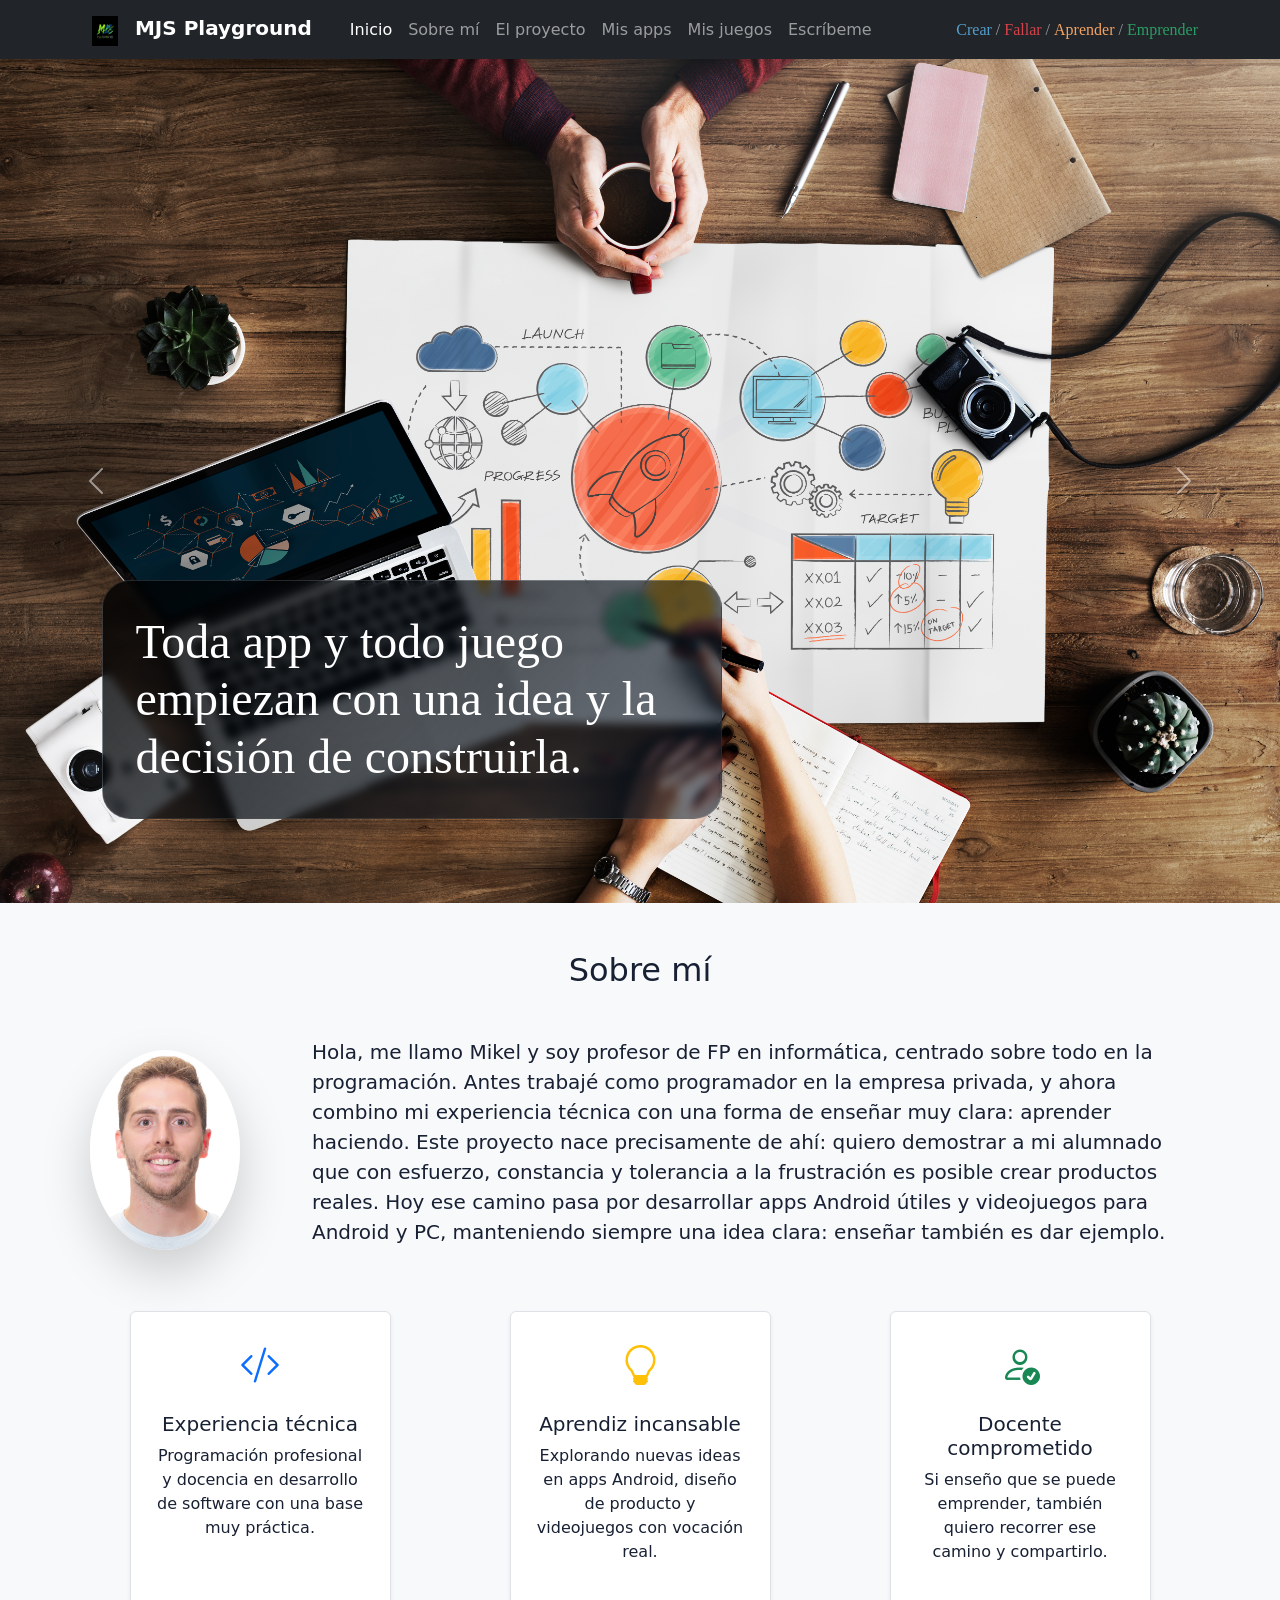
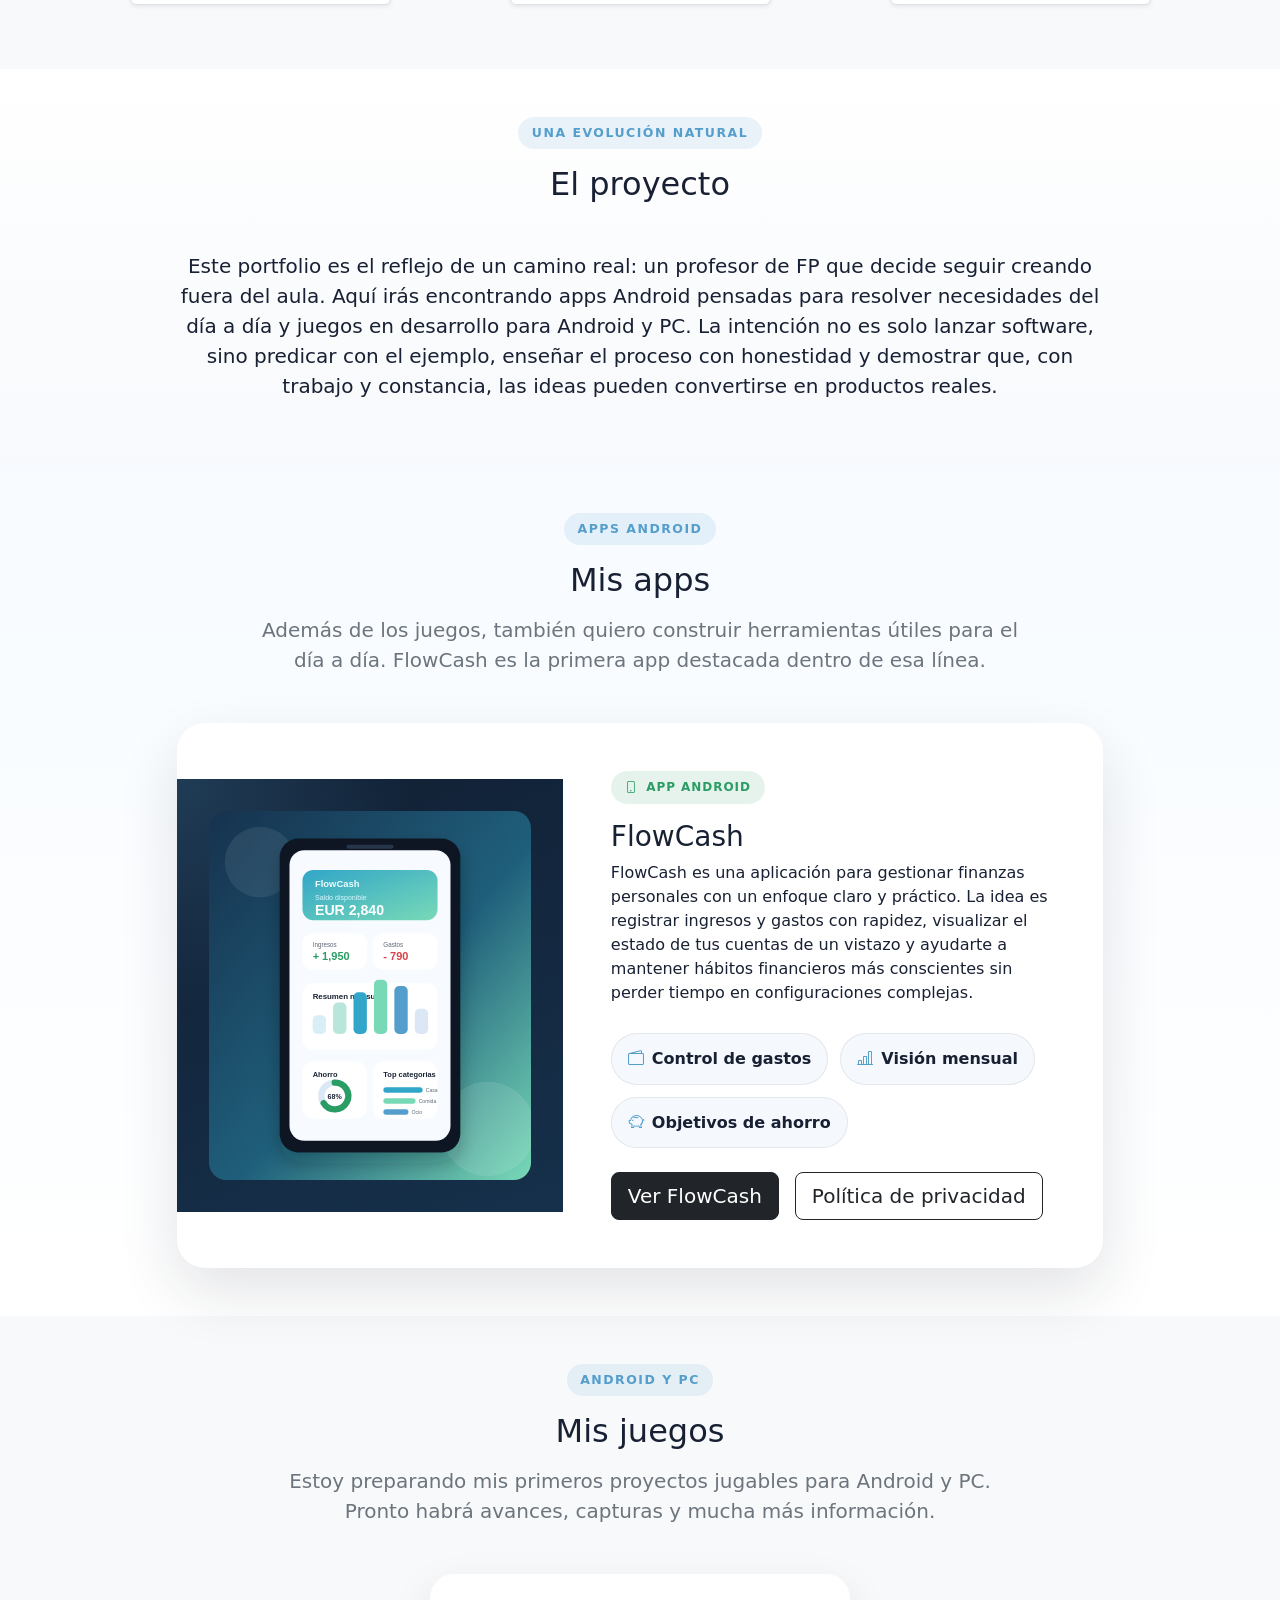
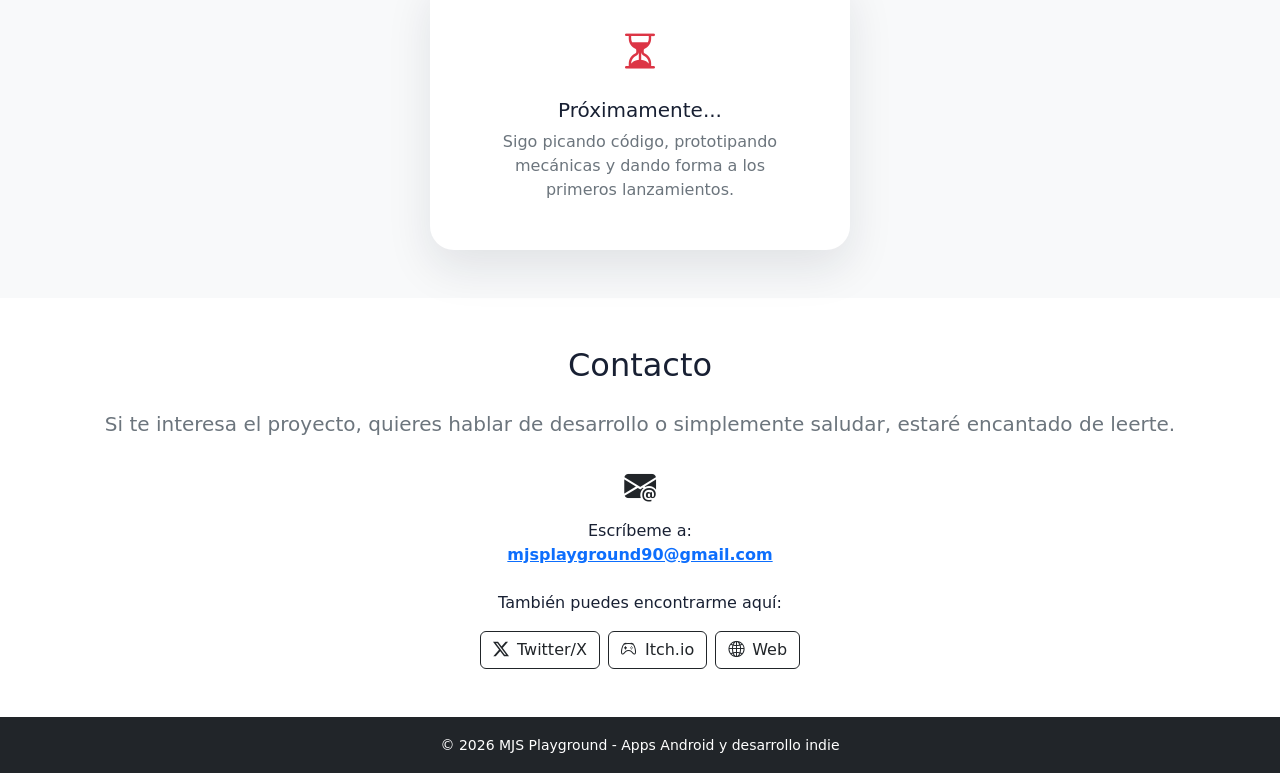
<file: public/index.html>
<!DOCTYPE html>
<html lang="es">
<head>
  <meta charset="UTF-8"/>
  <meta name="viewport" content="width=device-width, initial-scale=1.0"/>
  <title>MJS Playground</title>
  <link rel="shortcut icon" type="image/x-icon" href="images/favicon.png"/>
  <link href="https://cdn.jsdelivr.net/npm/bootstrap-icons@1.10.5/font/bootstrap-icons.css" rel="stylesheet"/>
  <link href="css/bootstrap.min.css" rel="stylesheet"/>
  <link href="css/kalam.css" rel="stylesheet"/>
  <link href="css/variables.css" rel="stylesheet"/>
  <link href="css/main.css" rel="stylesheet"/>
</head>
<body>
  <h1>MJS Playground</h1>

  <header class="sticky-top">
    <nav class="navbar navbar-expand-lg navbar-dark bg-dark shadow-sm">
      <div class="container">
        <a class="navbar-brand" href="#inicio">
          <img src="images/favicon.png" alt="Logo de MJS Playground" class="d-inline-block align-text-top"/>
          MJS Playground
        </a>

        <button class="navbar-toggler" type="button" data-bs-toggle="collapse" data-bs-target="#navbarHome" aria-controls="navbarHome" aria-expanded="false" aria-label="Mostrar navegacion">
          <span class="navbar-toggler-icon"></span>
        </button>

        <div class="collapse navbar-collapse" id="navbarHome">
          <ul class="navbar-nav me-auto mb-2 mb-lg-0">
            <li class="nav-item">
              <a class="nav-link active" aria-current="page" href="#inicio">Inicio</a>
            </li>
            <li class="nav-item">
              <a class="nav-link" href="#sobre-mi">Sobre m&iacute;</a>
            </li>
            <li class="nav-item">
              <a class="nav-link" href="#proyecto">El proyecto</a>
            </li>
            <li class="nav-item">
              <a class="nav-link" href="#apps">Mis apps</a>
            </li>
            <li class="nav-item">
              <a class="nav-link" href="#juegos">Mis juegos</a>
            </li>
            <li class="nav-item">
              <a class="nav-link" href="#contacto">Escr&iacute;beme</a>
            </li>
          </ul>

          <span class="navbar-text" style="color:#549ecc">Crear</span>
          <span class="navbar-text">&nbsp;/&nbsp;</span>
          <span class="navbar-text" style="color:#d64249">Fallar</span>
          <span class="navbar-text">&nbsp;/&nbsp;</span>
          <span class="navbar-text" style="color:#f4a261">Aprender</span>
          <span class="navbar-text">&nbsp;/&nbsp;</span>
          <span class="navbar-text" style="color:#2a9d64">Emprender</span>
        </div>
      </div>
    </nav>
  </header>

  <section id="inicio">
    <div id="carouselExampleAutoplaying" class="carousel slide" data-bs-ride="carousel">
      <div class="carousel-inner">
        <div class="carousel-item active position-relative">
          <img src="images/Carousel_1.jpg" class="d-block w-100" alt="Cuaderno con bocetos y notas de proyecto"/>
          <div class="carousel-overlay">
            <h3>Toda app y todo juego empiezan con una idea y la decisi&oacute;n de construirla.</h3>
          </div>
        </div>
        <div class="carousel-item">
          <img src="images/Carousel_2.jpg" class="d-block w-100" alt="Persona programando en un equipo de sobremesa"/>
          <div class="carousel-overlay gradient-right">
            <h3>Desarrollo apps Android &uacute;tiles y juegos para Android y PC desde una visi&oacute;n realista y profesional.</h3>
          </div>
        </div>
        <div class="carousel-item">
          <img src="images/Carousel_3.jpg" class="d-block w-100" alt="Persona disfrutando de una partida en PC"/>
          <div class="carousel-overlay gradient-bottom">
            <h3>Aprender, iterar y publicar: as&iacute; crecen los proyectos independientes que merecen la pena.</h3>
          </div>
        </div>
      </div>
      <button class="carousel-control-prev" type="button" data-bs-target="#carouselExampleAutoplaying" data-bs-slide="prev">
        <span class="carousel-control-prev-icon" aria-hidden="true"></span>
        <span class="visually-hidden">Anterior</span>
      </button>
      <button class="carousel-control-next" type="button" data-bs-target="#carouselExampleAutoplaying" data-bs-slide="next">
        <span class="carousel-control-next-icon" aria-hidden="true"></span>
        <span class="visually-hidden">Siguiente</span>
      </button>
    </div>
  </section>

  <section id="sobre-mi" class="py-5 bg-light">
    <div class="container">
      <h2 class="text-center mb-5">Sobre m&iacute;</h2>
      <div class="row align-items-center">
        <div class="col-md-2 mb-4 mb-md-0">
          <div class="p-2 rounded-circle">
            <img src="images/sobremi.jpeg" class="img-fluid rounded-circle" alt="Foto personal de Mikel"/>
          </div>
        </div>
        <div class="col-md-10">
          <p class="lead">
            Hola, me llamo Mikel y soy profesor de FP en inform&aacute;tica, centrado sobre todo en la programaci&oacute;n. Antes trabaj&eacute; como programador en la empresa privada, y ahora combino mi experiencia t&eacute;cnica con una forma de ense&ntilde;ar muy clara: <strong>aprender haciendo</strong>. Este proyecto nace precisamente de ah&iacute;: quiero demostrar a mi alumnado que con esfuerzo, constancia y tolerancia a la frustraci&oacute;n es posible crear productos reales. Hoy ese camino pasa por desarrollar apps Android &uacute;tiles y videojuegos para Android y PC, manteniendo siempre una idea clara: ense&ntilde;ar tambi&eacute;n es dar ejemplo.
          </p>
        </div>
      </div>

      <div class="row text-center mt-5 justify-content-around">
        <div class="col-md-3 mb-3">
          <div class="p-4 border rounded shadow-sm h-100 bg-white">
            <i class="bi bi-code-slash fs-1 text-primary"></i>
            <h5 class="mt-3">Experiencia t&eacute;cnica</h5>
            <p>Programaci&oacute;n profesional y docencia en desarrollo de software con una base muy pr&aacute;ctica.</p>
          </div>
        </div>
        <div class="col-md-3 mb-3">
          <div class="p-4 border rounded shadow-sm h-100 bg-white">
            <i class="bi bi-lightbulb fs-1 text-warning"></i>
            <h5 class="mt-3">Aprendiz incansable</h5>
            <p>Explorando nuevas ideas en apps Android, dise&ntilde;o de producto y videojuegos con vocaci&oacute;n real.</p>
          </div>
        </div>
        <div class="col-md-3 mb-3">
          <div class="p-4 border rounded shadow-sm h-100 bg-white">
            <i class="bi bi-person-check fs-1 text-success"></i>
            <h5 class="mt-3">Docente comprometido</h5>
            <p>Si ense&ntilde;o que se puede emprender, tambi&eacute;n quiero recorrer ese camino y compartirlo.</p>
          </div>
        </div>
      </div>
    </div>
  </section>

  <section id="proyecto" class="py-5">
    <div class="container">
      <div class="section-heading text-center">
        <span class="eyebrow">Una evoluci&oacute;n natural</span>
        <h2 class="mb-3">El proyecto</h2>
      </div>
      <div class="row justify-content-center">
        <div class="col-lg-10">
          <p class="lead text-center">
            Este portfolio es el reflejo de un camino real: un profesor de FP que decide seguir creando fuera del aula. Aqu&iacute; ir&aacute;s encontrando apps Android pensadas para resolver necesidades del d&iacute;a a d&iacute;a y juegos en desarrollo para Android y PC. La intenci&oacute;n no es solo lanzar software, sino <strong>predicar con el ejemplo</strong>, ense&ntilde;ar el proceso con honestidad y demostrar que, con trabajo y constancia, las ideas pueden convertirse en productos reales.
          </p>
        </div>
      </div>
    </div>
  </section>

  <section id="apps" class="section app-section py-5">
    <div class="container">
      <div class="section-heading text-center">
        <span class="eyebrow">Apps Android</span>
        <h2 class="mb-3">Mis apps</h2>
        <p class="lead text-muted">
          Adem&aacute;s de los juegos, tambi&eacute;n quiero construir herramientas &uacute;tiles para el d&iacute;a a d&iacute;a. FlowCash es la primera app destacada dentro de esa l&iacute;nea.
        </p>
      </div>

      <div class="row justify-content-center">
        <div class="col-xl-10">
          <article class="card border-0 app-showcase-card overflow-hidden">
            <div class="row g-0 align-items-center">
              <div class="col-lg-5">
                <div class="app-visual-wrap">
                  <img src="images/flowcash-preview.svg" class="img-fluid" alt="Vista previa de la app FlowCash"/>
                </div>
              </div>
              <div class="col-lg-7">
                <div class="card-body p-4 p-xl-5">
                  <span class="app-badge">
                    <i class="bi bi-phone"></i>
                    App Android
                  </span>
                  <h3 class="card-title mt-3">FlowCash</h3>
                  <p class="card-text">
                    FlowCash es una aplicaci&oacute;n para gestionar finanzas personales con un enfoque claro y pr&aacute;ctico. La idea es registrar ingresos y gastos con rapidez, visualizar el estado de tus cuentas de un vistazo y ayudarte a mantener h&aacute;bitos financieros m&aacute;s conscientes sin perder tiempo en configuraciones complejas.
                  </p>

                  <div class="feature-pill-list">
                    <span class="feature-pill"><i class="bi bi-wallet2"></i>Control de gastos</span>
                    <span class="feature-pill"><i class="bi bi-bar-chart-line"></i>Visi&oacute;n mensual</span>
                    <span class="feature-pill"><i class="bi bi-piggy-bank"></i>Objetivos de ahorro</span>
                  </div>

                  <div class="d-flex flex-wrap gap-3 mt-4">
                    <a class="btn btn-dark btn-lg" href="html/flowcash.html">Ver FlowCash</a>
                    <a class="btn btn-outline-dark btn-lg" href="html/flowcash-privacy.html">Pol&iacute;tica de privacidad</a>
                  </div>
                </div>
              </div>
            </div>
          </article>
        </div>
      </div>
    </div>
  </section>

  <section id="juegos" class="section bg-light py-5">
    <div class="container text-center">
      <div class="section-heading text-center">
        <span class="eyebrow">Android y PC</span>
        <h2 class="mb-3">Mis juegos</h2>
        <p class="lead text-muted">
          Estoy preparando mis primeros proyectos jugables para Android y PC. Pronto habr&aacute; avances, capturas y mucha m&aacute;s informaci&oacute;n.
        </p>
      </div>

      <div class="mt-4">
        <div class="placeholder-card">
          <i class="bi bi-hourglass-split fs-1 text-danger"></i>
          <h5 class="mt-3">Pr&oacute;ximamente...</h5>
          <p class="text-muted mb-0">Sigo picando c&oacute;digo, prototipando mec&aacute;nicas y dando forma a los primeros lanzamientos.</p>
        </div>
      </div>
    </div>
  </section>

  <section id="contacto" class="section py-5">
    <div class="container text-center">
      <h2 class="mb-4">Contacto</h2>
      <p class="lead text-muted mb-4">
        Si te interesa el proyecto, quieres hablar de desarrollo o simplemente saludar, estar&eacute; encantado de leerte.
      </p>

      <div class="mb-4">
        <i class="bi bi-envelope-at-fill fs-2 text-dark"></i>
        <p class="mt-2 mb-0">Escr&iacute;beme a:</p>
        <a href="mailto:mjsplayground90@gmail.com"><strong>mjsplayground90@gmail.com</strong></a>
      </div>

      <p class="mb-3">Tambi&eacute;n puedes encontrarme aqu&iacute;:</p>
      <div class="d-flex justify-content-center flex-wrap gap-2">
        <a href="https://x.com/MJSPlayground90" class="btn btn-outline-dark" target="_blank" rel="noopener noreferrer">
          <i class="bi bi-twitter-x me-2"></i>Twitter/X
        </a>
        <a href="https://mjsplayground.itch.io/" class="btn btn-outline-dark" target="_blank" rel="noopener noreferrer">
          <i class="bi bi-controller me-2"></i>Itch.io
        </a>
        <a href="https://mjsplayground.github.io/" class="btn btn-outline-dark" target="_blank" rel="noopener noreferrer">
          <i class="bi bi-globe2 me-2"></i>Web
        </a>
      </div>
    </div>
  </section>

  <footer class="bg-dark text-white text-center py-3">
    <small>&copy; 2026 MJS Playground - Apps Android y desarrollo indie</small>
  </footer>

  <script src="js/bootstrap.bundle.min.js"></script>
</body>
</html>
</file>
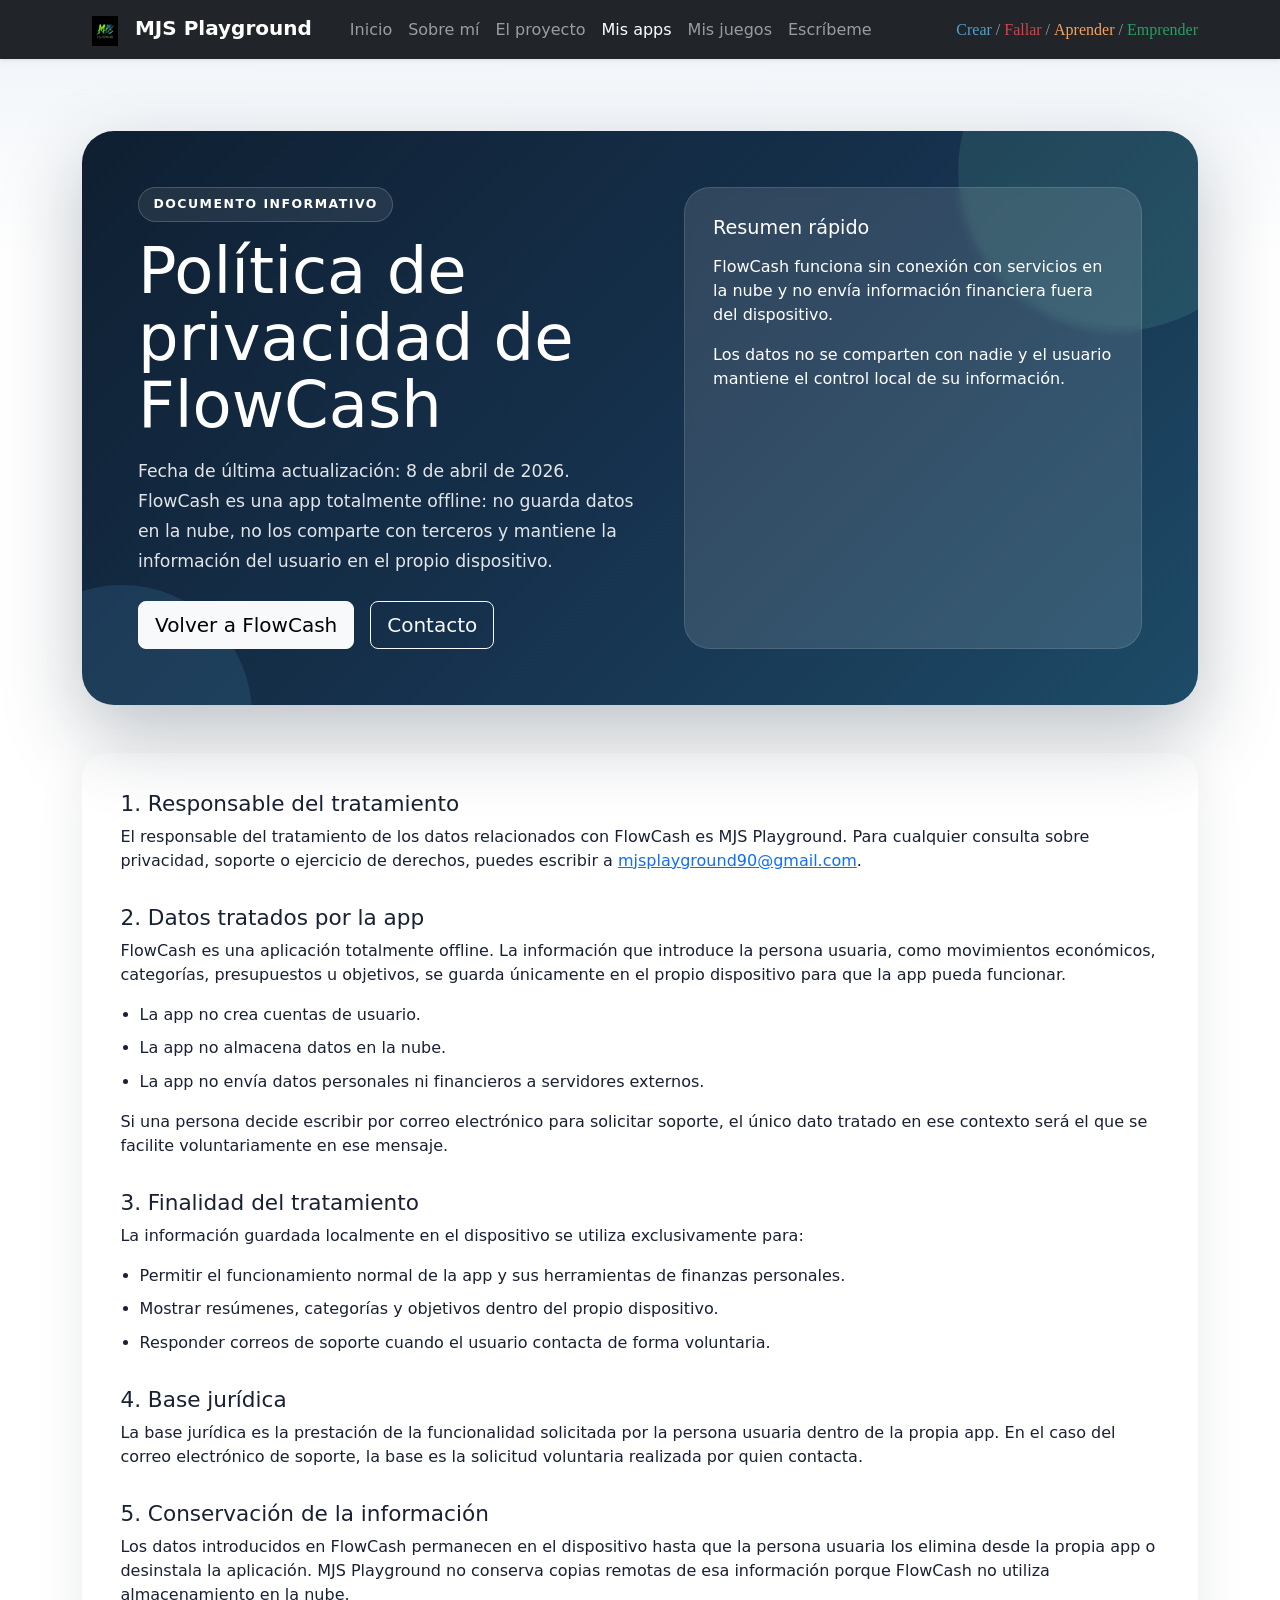
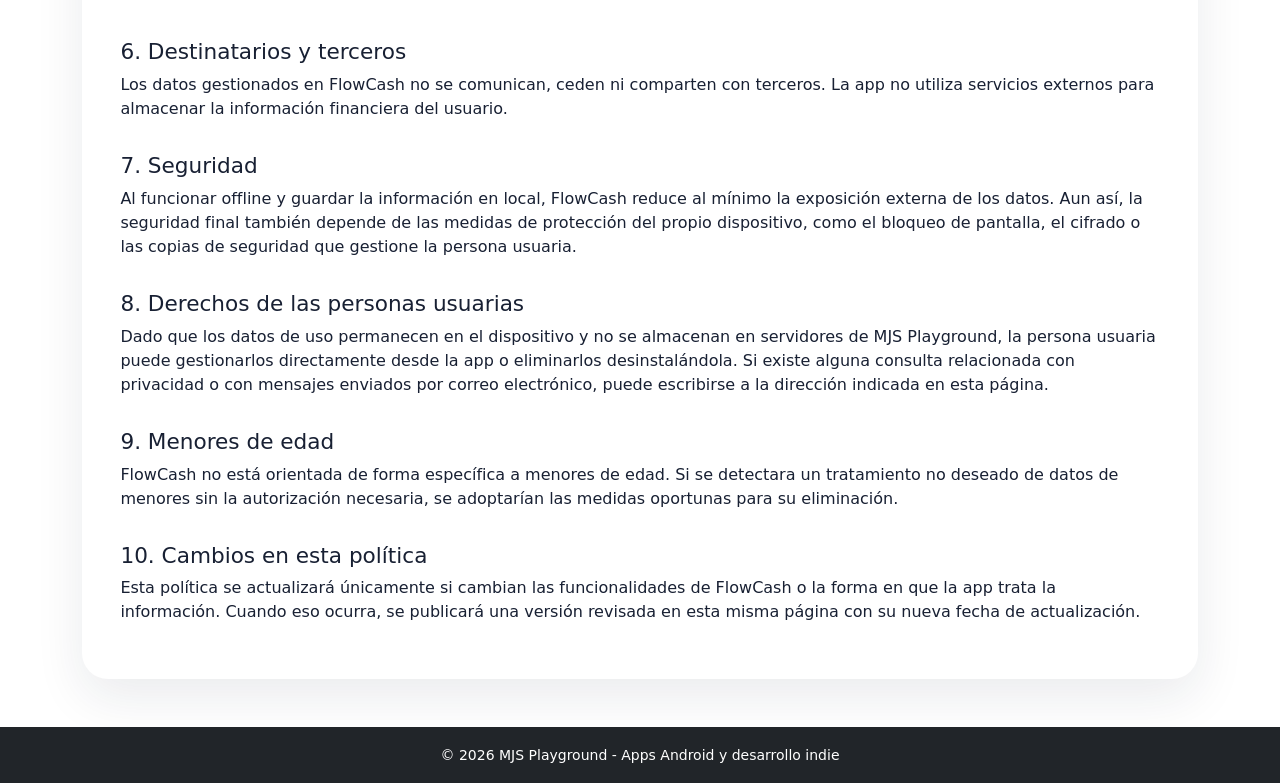
<file: public/html/flowcash-privacy.html>
<!DOCTYPE html>
<html lang="es">
<head>
  <meta charset="UTF-8"/>
  <meta name="viewport" content="width=device-width, initial-scale=1.0"/>
  <title>Pol&iacute;tica de privacidad | FlowCash</title>
  <link rel="shortcut icon" type="image/x-icon" href="../images/favicon.png"/>
  <link href="https://cdn.jsdelivr.net/npm/bootstrap-icons@1.10.5/font/bootstrap-icons.css" rel="stylesheet"/>
  <link href="../css/bootstrap.min.css" rel="stylesheet"/>
  <link href="../css/kalam.css" rel="stylesheet"/>
  <link href="../css/variables.css" rel="stylesheet"/>
  <link href="../css/main.css" rel="stylesheet"/>
</head>
<body class="internal-page">
  <h1>Pol&iacute;tica de privacidad de FlowCash</h1>

  <header class="sticky-top">
    <nav class="navbar navbar-expand-lg navbar-dark bg-dark shadow-sm">
      <div class="container">
        <a class="navbar-brand" href="../index.html#inicio">
          <img src="../images/favicon.png" alt="Logo de MJS Playground" class="d-inline-block align-text-top"/>
          MJS Playground
        </a>

        <button class="navbar-toggler" type="button" data-bs-toggle="collapse" data-bs-target="#navbarPrivacy" aria-controls="navbarPrivacy" aria-expanded="false" aria-label="Mostrar navegacion">
          <span class="navbar-toggler-icon"></span>
        </button>

        <div class="collapse navbar-collapse" id="navbarPrivacy">
          <ul class="navbar-nav me-auto mb-2 mb-lg-0">
            <li class="nav-item">
              <a class="nav-link" href="../index.html#inicio">Inicio</a>
            </li>
            <li class="nav-item">
              <a class="nav-link" href="../index.html#sobre-mi">Sobre m&iacute;</a>
            </li>
            <li class="nav-item">
              <a class="nav-link" href="../index.html#proyecto">El proyecto</a>
            </li>
            <li class="nav-item">
              <a class="nav-link active" href="flowcash.html#flowcash">Mis apps</a>
            </li>
            <li class="nav-item">
              <a class="nav-link" href="../index.html#juegos">Mis juegos</a>
            </li>
            <li class="nav-item">
              <a class="nav-link" href="../index.html#contacto">Escr&iacute;beme</a>
            </li>
          </ul>

          <span class="navbar-text" style="color:#549ecc">Crear</span>
          <span class="navbar-text">&nbsp;/&nbsp;</span>
          <span class="navbar-text" style="color:#d64249">Fallar</span>
          <span class="navbar-text">&nbsp;/&nbsp;</span>
          <span class="navbar-text" style="color:#f4a261">Aprender</span>
          <span class="navbar-text">&nbsp;/&nbsp;</span>
          <span class="navbar-text" style="color:#2a9d64">Emprender</span>
        </div>
      </div>
    </nav>
  </header>

  <section class="internal-hero" id="politica-flowcash">
    <div class="container">
      <div class="internal-hero-panel">
        <div class="internal-hero-grid">
          <div>
            <span class="internal-kicker">Documento informativo</span>
            <h2 class="internal-title">Pol&iacute;tica de privacidad de FlowCash</h2>
            <p class="internal-lead">
              Fecha de &uacute;ltima actualizaci&oacute;n: 8 de abril de 2026. FlowCash es una app totalmente offline: no guarda datos en la nube, no los comparte con terceros y mantiene la informaci&oacute;n del usuario en el propio dispositivo.
            </p>
            <div class="d-flex flex-wrap gap-3 mt-4">
              <a class="btn btn-light btn-lg" href="flowcash.html">Volver a FlowCash</a>
              <a class="btn btn-outline-light btn-lg" href="../index.html#contacto">Contacto</a>
            </div>
          </div>
          <aside class="note-card">
            <h3>Resumen r&aacute;pido</h3>
            <p>FlowCash funciona sin conexi&oacute;n con servicios en la nube y no env&iacute;a informaci&oacute;n financiera fuera del dispositivo.</p>
            <p>Los datos no se comparten con nadie y el usuario mantiene el control local de su informaci&oacute;n.</p>
          </aside>
        </div>
      </div>
    </div>
  </section>

  <section class="pb-5">
    <div class="container">
      <article class="privacy-article">
        <h2>1. Responsable del tratamiento</h2>
        <p>
          El responsable del tratamiento de los datos relacionados con FlowCash es MJS Playground. Para cualquier consulta sobre privacidad, soporte o ejercicio de derechos, puedes escribir a <a href="mailto:mjsplayground90@gmail.com">mjsplayground90@gmail.com</a>.
        </p>

        <h2>2. Datos tratados por la app</h2>
        <p>
          FlowCash es una aplicaci&oacute;n totalmente offline. La informaci&oacute;n que introduce la persona usuaria, como movimientos econ&oacute;micos, categor&iacute;as, presupuestos u objetivos, se guarda &uacute;nicamente en el propio dispositivo para que la app pueda funcionar.
        </p>
        <ul class="privacy-list">
          <li>La app no crea cuentas de usuario.</li>
          <li>La app no almacena datos en la nube.</li>
          <li>La app no env&iacute;a datos personales ni financieros a servidores externos.</li>
        </ul>
        <p>
          Si una persona decide escribir por correo electr&oacute;nico para solicitar soporte, el &uacute;nico dato tratado en ese contexto ser&aacute; el que se facilite voluntariamente en ese mensaje.
        </p>

        <h2>3. Finalidad del tratamiento</h2>
        <p>La informaci&oacute;n guardada localmente en el dispositivo se utiliza exclusivamente para:</p>
        <ul class="privacy-list">
          <li>Permitir el funcionamiento normal de la app y sus herramientas de finanzas personales.</li>
          <li>Mostrar res&uacute;menes, categor&iacute;as y objetivos dentro del propio dispositivo.</li>
          <li>Responder correos de soporte cuando el usuario contacta de forma voluntaria.</li>
        </ul>

        <h2>4. Base jur&iacute;dica</h2>
        <p>
          La base jur&iacute;dica es la prestaci&oacute;n de la funcionalidad solicitada por la persona usuaria dentro de la propia app. En el caso del correo electr&oacute;nico de soporte, la base es la solicitud voluntaria realizada por quien contacta.
        </p>

        <h2>5. Conservaci&oacute;n de la informaci&oacute;n</h2>
        <p>
          Los datos introducidos en FlowCash permanecen en el dispositivo hasta que la persona usuaria los elimina desde la propia app o desinstala la aplicaci&oacute;n. MJS Playground no conserva copias remotas de esa informaci&oacute;n porque FlowCash no utiliza almacenamiento en la nube.
        </p>

        <h2>6. Destinatarios y terceros</h2>
        <p>
          Los datos gestionados en FlowCash no se comunican, ceden ni comparten con terceros. La app no utiliza servicios externos para almacenar la informaci&oacute;n financiera del usuario.
        </p>

        <h2>7. Seguridad</h2>
        <p>
          Al funcionar offline y guardar la informaci&oacute;n en local, FlowCash reduce al m&iacute;nimo la exposici&oacute;n externa de los datos. Aun as&iacute;, la seguridad final tambi&eacute;n depende de las medidas de protecci&oacute;n del propio dispositivo, como el bloqueo de pantalla, el cifrado o las copias de seguridad que gestione la persona usuaria.
        </p>

        <h2>8. Derechos de las personas usuarias</h2>
        <p>
          Dado que los datos de uso permanecen en el dispositivo y no se almacenan en servidores de MJS Playground, la persona usuaria puede gestionarlos directamente desde la app o eliminarlos desinstal&aacute;ndola. Si existe alguna consulta relacionada con privacidad o con mensajes enviados por correo electr&oacute;nico, puede escribirse a la direcci&oacute;n indicada en esta p&aacute;gina.
        </p>

        <h2>9. Menores de edad</h2>
        <p>
          FlowCash no est&aacute; orientada de forma espec&iacute;fica a menores de edad. Si se detectara un tratamiento no deseado de datos de menores sin la autorizaci&oacute;n necesaria, se adoptar&iacute;an las medidas oportunas para su eliminaci&oacute;n.
        </p>

        <h2>10. Cambios en esta pol&iacute;tica</h2>
        <p>
          Esta pol&iacute;tica se actualizar&aacute; &uacute;nicamente si cambian las funcionalidades de FlowCash o la forma en que la app trata la informaci&oacute;n. Cuando eso ocurra, se publicar&aacute; una versi&oacute;n revisada en esta misma p&aacute;gina con su nueva fecha de actualizaci&oacute;n.
        </p>
      </article>
    </div>
  </section>

  <footer class="bg-dark text-white text-center py-3">
    <small>&copy; 2026 MJS Playground - Apps Android y desarrollo indie</small>
  </footer>

  <script src="../js/bootstrap.bundle.min.js"></script>
</body>
</html>
</file>
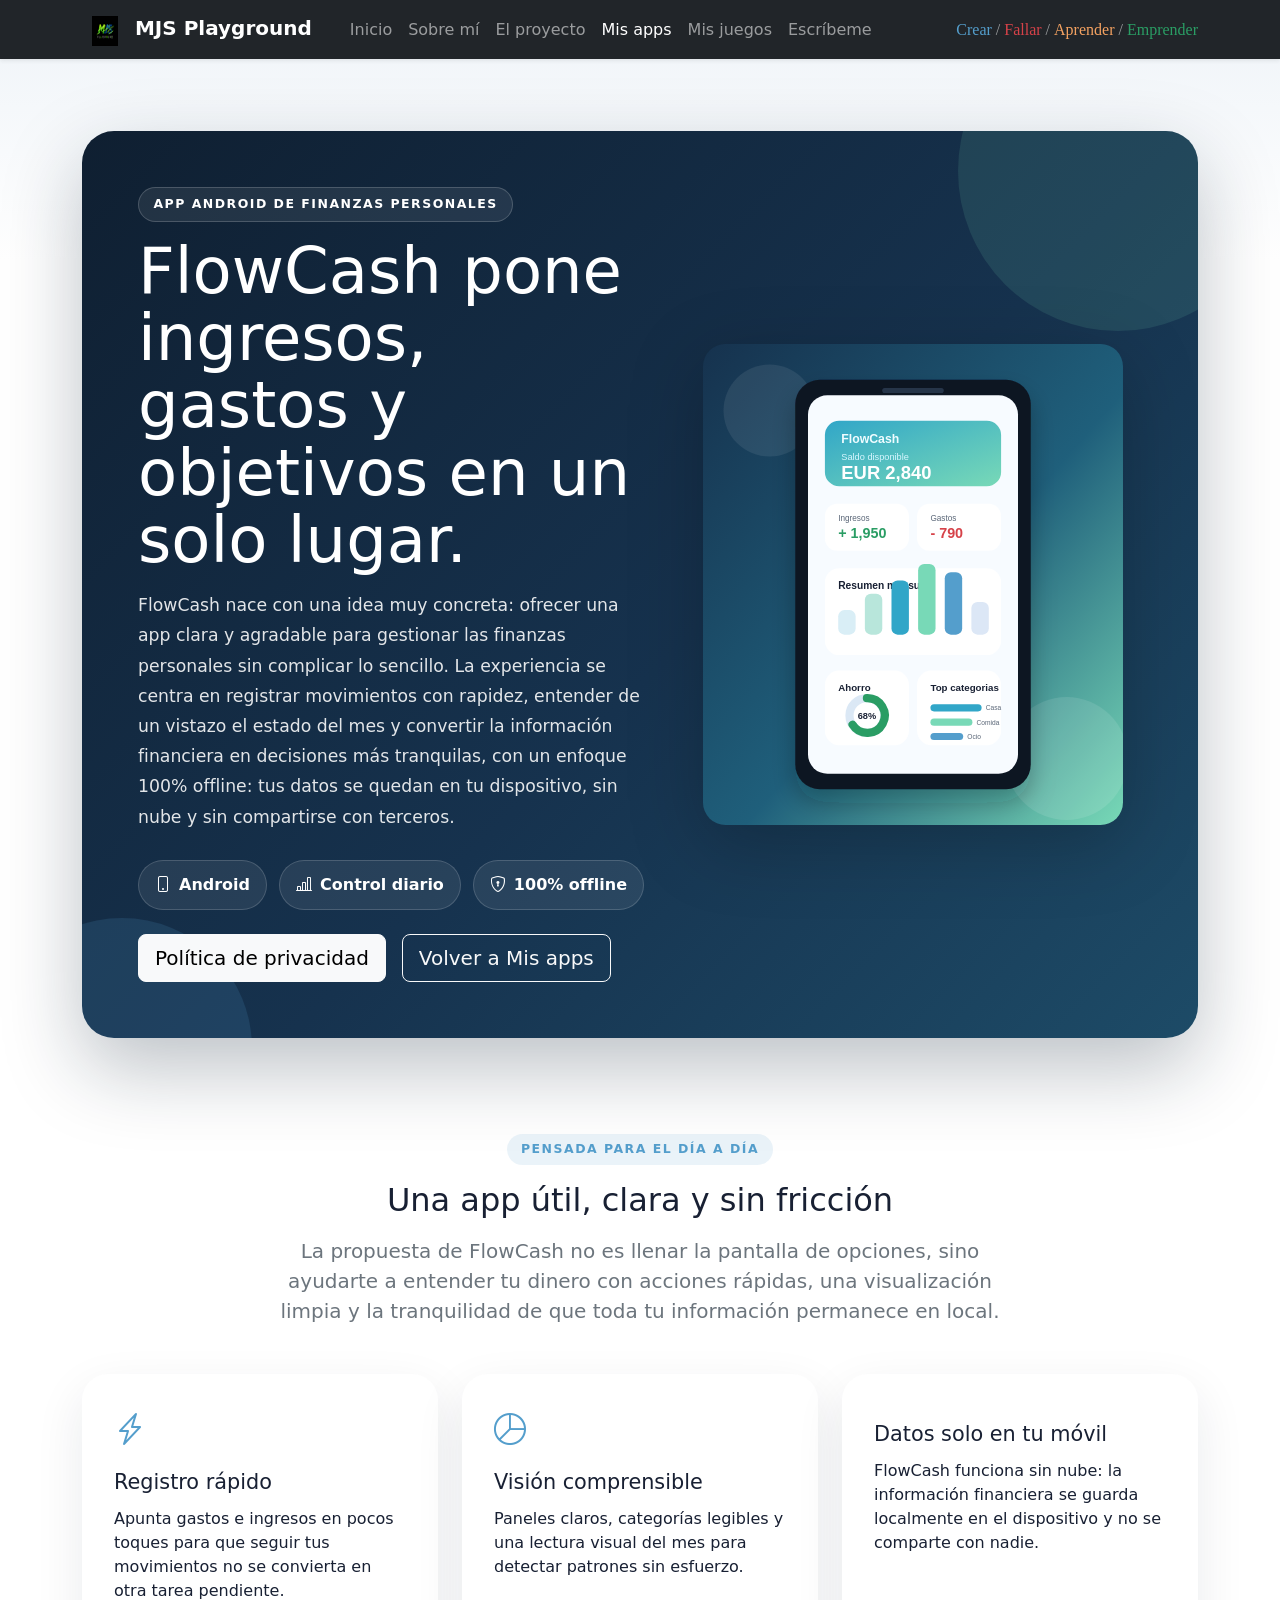
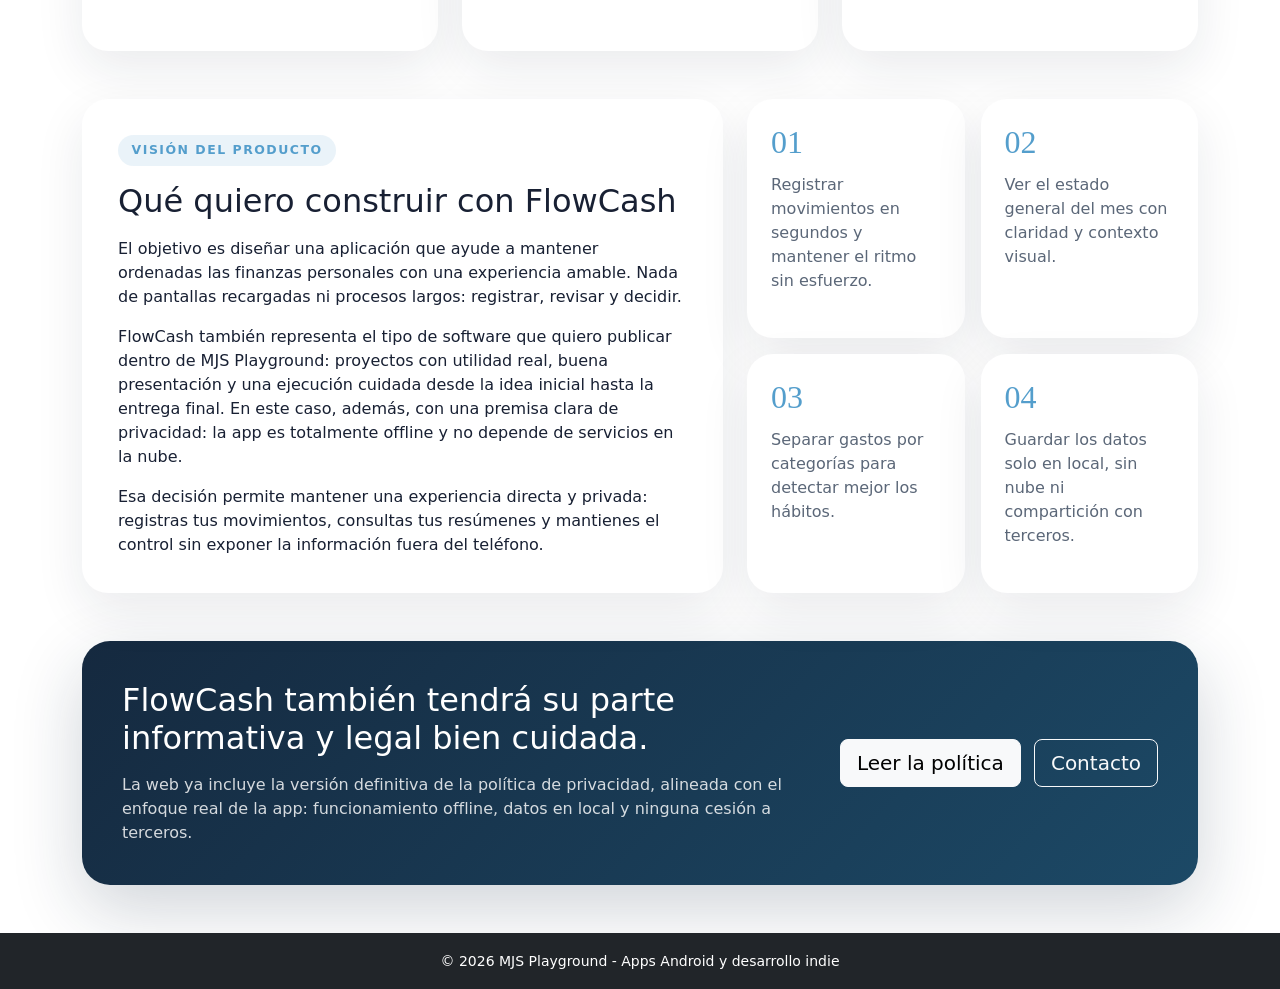
<file: public/html/flowcash.html>
<!DOCTYPE html>
<html lang="es">
<head>
  <meta charset="UTF-8"/>
  <meta name="viewport" content="width=device-width, initial-scale=1.0"/>
  <title>FlowCash | MJS Playground</title>
  <link rel="shortcut icon" type="image/x-icon" href="../images/favicon.png"/>
  <link href="https://cdn.jsdelivr.net/npm/bootstrap-icons@1.10.5/font/bootstrap-icons.css" rel="stylesheet"/>
  <link href="../css/bootstrap.min.css" rel="stylesheet"/>
  <link href="../css/kalam.css" rel="stylesheet"/>
  <link href="../css/variables.css" rel="stylesheet"/>
  <link href="../css/main.css" rel="stylesheet"/>
</head>
<body class="internal-page">
  <h1>FlowCash</h1>

  <header class="sticky-top">
    <nav class="navbar navbar-expand-lg navbar-dark bg-dark shadow-sm">
      <div class="container">
        <a class="navbar-brand" href="../index.html#inicio">
          <img src="../images/favicon.png" alt="Logo de MJS Playground" class="d-inline-block align-text-top"/>
          MJS Playground
        </a>

        <button class="navbar-toggler" type="button" data-bs-toggle="collapse" data-bs-target="#navbarFlowCash" aria-controls="navbarFlowCash" aria-expanded="false" aria-label="Mostrar navegacion">
          <span class="navbar-toggler-icon"></span>
        </button>

        <div class="collapse navbar-collapse" id="navbarFlowCash">
          <ul class="navbar-nav me-auto mb-2 mb-lg-0">
            <li class="nav-item">
              <a class="nav-link" href="../index.html#inicio">Inicio</a>
            </li>
            <li class="nav-item">
              <a class="nav-link" href="../index.html#sobre-mi">Sobre m&iacute;</a>
            </li>
            <li class="nav-item">
              <a class="nav-link" href="../index.html#proyecto">El proyecto</a>
            </li>
            <li class="nav-item">
              <a class="nav-link active" aria-current="page" href="#flowcash">Mis apps</a>
            </li>
            <li class="nav-item">
              <a class="nav-link" href="../index.html#juegos">Mis juegos</a>
            </li>
            <li class="nav-item">
              <a class="nav-link" href="../index.html#contacto">Escr&iacute;beme</a>
            </li>
          </ul>

          <span class="navbar-text" style="color:#549ecc">Crear</span>
          <span class="navbar-text">&nbsp;/&nbsp;</span>
          <span class="navbar-text" style="color:#d64249">Fallar</span>
          <span class="navbar-text">&nbsp;/&nbsp;</span>
          <span class="navbar-text" style="color:#f4a261">Aprender</span>
          <span class="navbar-text">&nbsp;/&nbsp;</span>
          <span class="navbar-text" style="color:#2a9d64">Emprender</span>
        </div>
      </div>
    </nav>
  </header>

  <section class="internal-hero" id="flowcash">
    <div class="container">
      <div class="internal-hero-panel">
        <div class="internal-hero-grid">
          <div>
            <span class="internal-kicker">App Android de finanzas personales</span>
            <h2 class="internal-title">FlowCash pone ingresos, gastos y objetivos en un solo lugar.</h2>
            <p class="internal-lead">
              FlowCash nace con una idea muy concreta: ofrecer una app clara y agradable para gestionar las finanzas personales sin complicar lo sencillo. La experiencia se centra en registrar movimientos con rapidez, entender de un vistazo el estado del mes y convertir la informaci&oacute;n financiera en decisiones m&aacute;s tranquilas, con un enfoque 100% offline: tus datos se quedan en tu dispositivo, sin nube y sin compartirse con terceros.
            </p>
            <div class="hero-pill-row">
              <span class="hero-pill"><i class="bi bi-phone"></i>Android</span>
              <span class="hero-pill"><i class="bi bi-bar-chart-line"></i>Control diario</span>
              <span class="hero-pill"><i class="bi bi-shield-lock"></i>100% offline</span>
            </div>
            <div class="d-flex flex-wrap gap-3 mt-4">
              <a class="btn btn-light btn-lg" href="flowcash-privacy.html">Pol&iacute;tica de privacidad</a>
              <a class="btn btn-outline-light btn-lg" href="../index.html#apps">Volver a Mis apps</a>
            </div>
          </div>
          <div class="hero-art">
            <img src="../images/flowcash-preview.svg" alt="Mockup principal de FlowCash"/>
          </div>
        </div>
      </div>
    </div>
  </section>

  <section class="py-5">
    <div class="container">
      <div class="section-heading text-center">
        <span class="eyebrow">Pensada para el d&iacute;a a d&iacute;a</span>
        <h2 class="mb-3">Una app &uacute;til, clara y sin fricci&oacute;n</h2>
        <p class="lead text-muted">
          La propuesta de FlowCash no es llenar la pantalla de opciones, sino ayudarte a entender tu dinero con acciones r&aacute;pidas, una visualizaci&oacute;n limpia y la tranquilidad de que toda tu informaci&oacute;n permanece en local.
        </p>
      </div>

      <div class="row g-4">
        <div class="col-md-6 col-xl-4">
          <article class="info-card">
            <i class="bi bi-lightning-charge"></i>
            <h3>Registro r&aacute;pido</h3>
            <p>Apunta gastos e ingresos en pocos toques para que seguir tus movimientos no se convierta en otra tarea pendiente.</p>
          </article>
        </div>
        <div class="col-md-6 col-xl-4">
          <article class="info-card">
            <i class="bi bi-pie-chart"></i>
            <h3>Visi&oacute;n comprensible</h3>
            <p>Paneles claros, categor&iacute;as legibles y una lectura visual del mes para detectar patrones sin esfuerzo.</p>
          </article>
        </div>
        <div class="col-md-6 col-xl-4">
          <article class="info-card">
            <i class="bi bi-hdd-lock"></i>
            <h3>Datos solo en tu m&oacute;vil</h3>
            <p>FlowCash funciona sin nube: la informaci&oacute;n financiera se guarda localmente en el dispositivo y no se comparte con nadie.</p>
          </article>
        </div>
      </div>
    </div>
  </section>

  <section class="pb-5">
    <div class="container">
      <div class="row g-4 align-items-stretch">
        <div class="col-lg-7">
          <article class="content-card">
            <span class="eyebrow">Visi&oacute;n del producto</span>
            <h2 class="mb-3">Qu&eacute; quiero construir con FlowCash</h2>
            <p>
              El objetivo es dise&ntilde;ar una aplicaci&oacute;n que ayude a mantener ordenadas las finanzas personales con una experiencia amable. Nada de pantallas recargadas ni procesos largos: registrar, revisar y decidir.
            </p>
            <p>
              FlowCash tambi&eacute;n representa el tipo de software que quiero publicar dentro de MJS Playground: proyectos con utilidad real, buena presentaci&oacute;n y una ejecuci&oacute;n cuidada desde la idea inicial hasta la entrega final. En este caso, adem&aacute;s, con una premisa clara de privacidad: la app es totalmente offline y no depende de servicios en la nube.
            </p>
            <p class="mb-0">
              Esa decisi&oacute;n permite mantener una experiencia directa y privada: registras tus movimientos, consultas tus res&uacute;menes y mantienes el control sin exponer la informaci&oacute;n fuera del tel&eacute;fono.
            </p>
          </article>
        </div>
        <div class="col-lg-5">
          <div class="metric-grid h-100">
            <article class="metric-card">
              <h3>01</h3>
              <p>Registrar movimientos en segundos y mantener el ritmo sin esfuerzo.</p>
            </article>
            <article class="metric-card">
              <h3>02</h3>
              <p>Ver el estado general del mes con claridad y contexto visual.</p>
            </article>
            <article class="metric-card">
              <h3>03</h3>
              <p>Separar gastos por categor&iacute;as para detectar mejor los h&aacute;bitos.</p>
            </article>
            <article class="metric-card">
              <h3>04</h3>
              <p>Guardar los datos solo en local, sin nube ni compartici&oacute;n con terceros.</p>
            </article>
          </div>
        </div>
      </div>
    </div>
  </section>

  <section class="pb-5">
    <div class="container">
      <div class="cta-strip">
        <div class="row g-4 align-items-center">
          <div class="col-lg-8">
            <h2 class="mb-3">FlowCash tambi&eacute;n tendr&aacute; su parte informativa y legal bien cuidada.</h2>
            <p>
              La web ya incluye la versi&oacute;n definitiva de la pol&iacute;tica de privacidad, alineada con el enfoque real de la app: funcionamiento offline, datos en local y ninguna cesi&oacute;n a terceros.
            </p>
          </div>
          <div class="col-lg-4 text-lg-end">
            <a class="btn btn-light btn-lg me-lg-2 mb-2 mb-lg-0" href="flowcash-privacy.html">Leer la pol&iacute;tica</a>
            <a class="btn btn-outline-light btn-lg" href="../index.html#contacto">Contacto</a>
          </div>
        </div>
      </div>
    </div>
  </section>

  <footer class="bg-dark text-white text-center py-3">
    <small>&copy; 2026 MJS Playground - Apps Android y desarrollo indie</small>
  </footer>

  <script src="../js/bootstrap.bundle.min.js"></script>
</body>
</html>
</file>
<file: public/css/kalam.css>
/**
* @license
*
* Font Family: Kalam
* Designed by: Indian Type Foundry
* URL: https://www.fontshare.com/fonts/kalam
* © 2025 Indian Type Foundry
*
* Kalam Light 
* Kalam Regular 
* Kalam Bold 
* Kalam Variable (Variable font)

*
*/
@font-face {
  font-family: 'Kalam-Light';
  src: url('../fonts/Kalam-Light.woff2') format('woff2'),
       url('../fonts/Kalam-Light.woff') format('woff'),
       url('../fonts/Kalam-Light.ttf') format('truetype');
  font-weight: 300;
  font-display: swap;
  font-style: normal;
}
@font-face {
  font-family: 'Kalam-Regular';
  src: url('../fonts/Kalam-Regular.woff2') format('woff2'),
       url('../fonts/Kalam-Regular.woff') format('woff'),
       url('../fonts/Kalam-Regular.ttf') format('truetype');
  font-weight: 400;
  font-display: swap;
  font-style: normal;
}
@font-face {
  font-family: 'Kalam-Bold';
  src: url('../fonts/Kalam-Bold.woff2') format('woff2'),
       url('../fonts/Kalam-Bold.woff') format('woff'),
       url('../fonts/Kalam-Bold.ttf') format('truetype');
  font-weight: 700;
  font-display: swap;
  font-style: normal;
}
/**
* This is a variable font
* You can control variable axes as shown below:
* font-variation-settings: wght 300.0;
*
* available axes:
'wght' (range from 300.0 to 700.0
*/
@font-face {
  font-family: 'Kalam-Variable';
  src: url('../fonts/Kalam-Variable.woff2') format('woff2'),
       url('../fonts/Kalam-Variable.woff') format('woff'),
       url('../fonts/Kalam-Variable.ttf') format('truetype');
  font-weight: 300 700;
  font-display: swap;
  font-style: normal;
}
</file>
<file: public/css/variables.css>
:root {
    --fuente-frases: 'Kalam', cursive;
    --mjs-ink: #182033;
    --mjs-blue: #549ecc;
    --mjs-red: #d64249;
    --mjs-gold: #f4a261;
    --mjs-green: #2a9d64;
    --mjs-surface: #f5f8fc;
    --mjs-muted: #5b6778;
    --flowcash-deep: #102133;
    --flowcash-cyan: #31a6c8;
    --flowcash-mint: #78d9b7;
}
</file>
<file: public/css/main.css>
html {
    scroll-behavior: smooth;
}

h1 {
    display: none;
}

body {
    color: var(--mjs-ink);
    background-color: #ffffff;
}

section[id] {
    scroll-margin-top: 88px;
}

/**********/
/* HEADER */
/**********/
header img {
    width: 26px;
    height: 30px;
    margin-inline: 10px;
}

header .navbar-brand {
    margin-right: 30px;
    font-weight: 600;
}

header .navbar-text {
    font-family: var(--fuente-frases);
}

header .navbar {
    z-index: 1030;
}

header .nav-link.active,
header .nav-link:hover {
    color: #ffffff;
}

/******************/
/* GENERIC BLOCKS */
/******************/
.section-heading {
    max-width: 760px;
    margin: 0 auto 3rem;
}

.eyebrow {
    display: inline-block;
    margin-bottom: 1rem;
    padding: 0.4rem 0.85rem;
    border-radius: 999px;
    background: rgba(84, 158, 204, 0.12);
    color: var(--mjs-blue);
    font-size: 0.78rem;
    font-weight: 700;
    letter-spacing: 0.12em;
    text-transform: uppercase;
}

/************/
/* CAROUSEL */
/************/
#inicio {
    scroll-margin-top: 80px;
}

.carousel-item {
    height: min(900px, calc(100vh - 56px));
    min-height: 560px;
    overflow: hidden;
}

.carousel-item img {
    height: 100%;
    object-fit: cover;
}

.carousel-overlay {
    position: absolute;
    inset: auto 8% 10% 8%;
    max-width: 620px;
    border: 1px solid rgba(255, 255, 255, 0.12);
    border-radius: 28px;
    background: linear-gradient(135deg, rgba(0, 0, 0, 0.82), rgba(15, 31, 49, 0.55));
    backdrop-filter: blur(4px);
    display: flex;
    align-items: center;
    padding: 2rem;
    z-index: 2;
    pointer-events: none;
}

.carousel-overlay.gradient-right {
    margin-left: auto;
}

.carousel-overlay.gradient-bottom {
    max-width: 720px;
}

.carousel-overlay h3 {
    color: #ffffff;
    font-size: clamp(1.8rem, 4vw, 3rem);
    font-family: 'Kalam', cursive;
    line-height: 1.2;
    margin: 0;
}

/************/
/* SOBRE MI */
/************/
#sobre-mi .lead {
    padding-left: 40px;
}

#sobre-mi .rounded-circle img {
    box-shadow: 0 22px 50px rgba(0, 0, 0, 0.18);
}

/************/
/* SECTIONS */
/************/
#proyecto {
    background: linear-gradient(180deg, #ffffff 0%, #f7f9fc 100%);
}

.app-section {
    background: linear-gradient(180deg, #f7fbff 0%, #ffffff 100%);
}

.app-showcase-card {
    border-radius: 28px;
    background: #ffffff;
    box-shadow: 0 24px 60px rgba(24, 32, 51, 0.12);
}

.app-visual-wrap {
    display: flex;
    align-items: center;
    justify-content: center;
    height: 100%;
    min-height: 100%;
    padding: 2rem;
    background:
        radial-gradient(circle at top left, rgba(84, 158, 204, 0.22), transparent 40%),
        linear-gradient(160deg, #112034 0%, #16304b 100%);
}

.app-visual-wrap img {
    width: 100%;
    max-width: 420px;
}

.app-badge {
    display: inline-flex;
    align-items: center;
    gap: 0.5rem;
    padding: 0.45rem 0.9rem;
    border-radius: 999px;
    background: rgba(42, 157, 100, 0.12);
    color: var(--mjs-green);
    font-weight: 700;
    text-transform: uppercase;
    font-size: 0.75rem;
    letter-spacing: 0.08em;
}

.feature-pill-list {
    display: flex;
    flex-wrap: wrap;
    gap: 0.75rem;
    margin-top: 1.75rem;
}

.feature-pill {
    display: inline-flex;
    align-items: center;
    gap: 0.5rem;
    padding: 0.8rem 1rem;
    border-radius: 999px;
    background: var(--mjs-surface);
    border: 1px solid rgba(24, 32, 51, 0.08);
    color: var(--mjs-ink);
    font-weight: 600;
}

.feature-pill i {
    color: var(--mjs-blue);
}

.placeholder-card {
    max-width: 420px;
    margin: 0 auto;
    padding: 3rem;
    border-radius: 24px;
    background: #ffffff;
    box-shadow: 0 18px 45px rgba(24, 32, 51, 0.1);
}

/******************/
/* INTERNAL PAGES */
/******************/
.internal-page {
    background: linear-gradient(180deg, #eef3f8 0%, #ffffff 260px);
}

.internal-hero {
    padding: 4.5rem 0 3rem;
}

.internal-hero-panel {
    position: relative;
    overflow: hidden;
    border-radius: 32px;
    padding: clamp(2rem, 5vw, 3.5rem);
    background: linear-gradient(135deg, #0f1f31 0%, #16324e 55%, #1d4b67 100%);
    color: #ffffff;
    box-shadow: 0 30px 80px rgba(15, 31, 49, 0.28);
}

.internal-hero-panel::before {
    content: "";
    position: absolute;
    width: 320px;
    height: 320px;
    border-radius: 50%;
    background: rgba(120, 217, 183, 0.12);
    top: -120px;
    right: -80px;
}

.internal-hero-panel::after {
    content: "";
    position: absolute;
    width: 260px;
    height: 260px;
    border-radius: 50%;
    background: rgba(84, 158, 204, 0.16);
    bottom: -140px;
    left: -90px;
}

.internal-hero-grid {
    position: relative;
    z-index: 1;
    display: grid;
    grid-template-columns: minmax(0, 1.05fr) minmax(280px, 0.95fr);
    gap: 2.5rem;
    align-items: center;
}

.internal-kicker {
    display: inline-block;
    margin-bottom: 1rem;
    padding: 0.45rem 0.9rem;
    border: 1px solid rgba(255, 255, 255, 0.18);
    border-radius: 999px;
    font-size: 0.78rem;
    font-weight: 700;
    text-transform: uppercase;
    letter-spacing: 0.12em;
    background: rgba(255, 255, 255, 0.08);
}

.internal-title {
    font-size: clamp(2.3rem, 5vw, 4rem);
    line-height: 1.05;
    margin-bottom: 1rem;
}

.internal-lead {
    font-size: 1.08rem;
    line-height: 1.75;
    color: rgba(255, 255, 255, 0.88);
    max-width: 52rem;
}

.hero-pill-row {
    display: flex;
    flex-wrap: wrap;
    gap: 0.75rem;
    margin-top: 1.75rem;
}

.hero-pill {
    display: inline-flex;
    align-items: center;
    gap: 0.5rem;
    padding: 0.75rem 1rem;
    border-radius: 999px;
    border: 1px solid rgba(255, 255, 255, 0.16);
    background: rgba(255, 255, 255, 0.08);
    font-weight: 600;
}

.hero-art {
    display: flex;
    align-items: center;
    justify-content: center;
}

.hero-art img {
    width: 100%;
    max-width: 420px;
    filter: drop-shadow(0 18px 36px rgba(0, 0, 0, 0.22));
}

.info-card,
.content-card,
.metric-card,
.privacy-article,
.note-card {
    height: 100%;
    border-radius: 26px;
    background: #ffffff;
    box-shadow: 0 18px 50px rgba(24, 32, 51, 0.09);
}

.info-card {
    padding: 2rem;
}

.info-card i {
    font-size: 2rem;
    color: var(--mjs-blue);
}

.info-card h3 {
    margin: 1rem 0 0.75rem;
    font-size: 1.3rem;
}

.content-card {
    padding: 2.25rem;
}

.metric-grid {
    display: grid;
    grid-template-columns: repeat(2, minmax(0, 1fr));
    gap: 1rem;
}

.metric-card {
    padding: 1.5rem;
}

.metric-card h3 {
    margin: 0 0 0.75rem;
    font-family: var(--fuente-frases);
    font-size: 2rem;
    color: var(--mjs-blue);
}

.metric-card p {
    margin: 0;
    color: var(--mjs-muted);
}

.cta-strip {
    border-radius: 28px;
    padding: clamp(1.75rem, 4vw, 2.5rem);
    background: linear-gradient(135deg, #15293f 0%, #1c4966 100%);
    color: #ffffff;
    box-shadow: 0 24px 70px rgba(21, 41, 63, 0.2);
}

.cta-strip p {
    color: rgba(255, 255, 255, 0.82);
    margin-bottom: 0;
}

.note-card {
    padding: 1.75rem;
    background: rgba(255, 255, 255, 0.12);
    color: #ffffff;
    border: 1px solid rgba(255, 255, 255, 0.12);
    box-shadow: none;
    backdrop-filter: blur(4px);
}

.note-card h3 {
    margin-bottom: 1rem;
    font-size: 1.2rem;
}

.note-card p:last-child {
    margin-bottom: 0;
}

.privacy-article {
    padding: clamp(1.5rem, 3vw, 2.5rem);
}

.privacy-article h2 {
    margin-top: 2rem;
    font-size: 1.35rem;
}

.privacy-article h2:first-of-type {
    margin-top: 0;
}

.note-box {
    padding: 1rem 1.25rem;
    border-radius: 18px;
    background: #eef6ff;
    border: 1px solid rgba(84, 158, 204, 0.2);
    color: var(--mjs-ink);
}

.privacy-list {
    padding-left: 1.2rem;
}

.privacy-list li + li {
    margin-top: 0.6rem;
}

.btn-outline-light:hover {
    color: var(--mjs-ink);
}

footer {
    margin-top: auto;
}

/**************/
/* RESPONSIVE */
/**************/
@media (max-width: 991.98px) {
    .carousel-item {
        min-height: 520px;
    }

    .carousel-overlay {
        inset: auto 6% 8% 6%;
        max-width: none;
    }

    #sobre-mi .lead {
        padding-left: 0;
    }

    .internal-hero-grid {
        grid-template-columns: 1fr;
    }
}

@media (max-width: 767.98px) {
    .carousel-item {
        min-height: 460px;
    }

    .carousel-overlay {
        padding: 1.4rem;
        border-radius: 22px;
    }

    .metric-grid {
        grid-template-columns: 1fr;
    }

    .placeholder-card {
        padding: 2.25rem 1.5rem;
    }

    .app-showcase-card .card-body,
    .content-card,
    .info-card,
    .privacy-article {
        padding: 1.5rem;
    }

    .internal-hero {
        padding-top: 3rem;
    }
}
</file>
